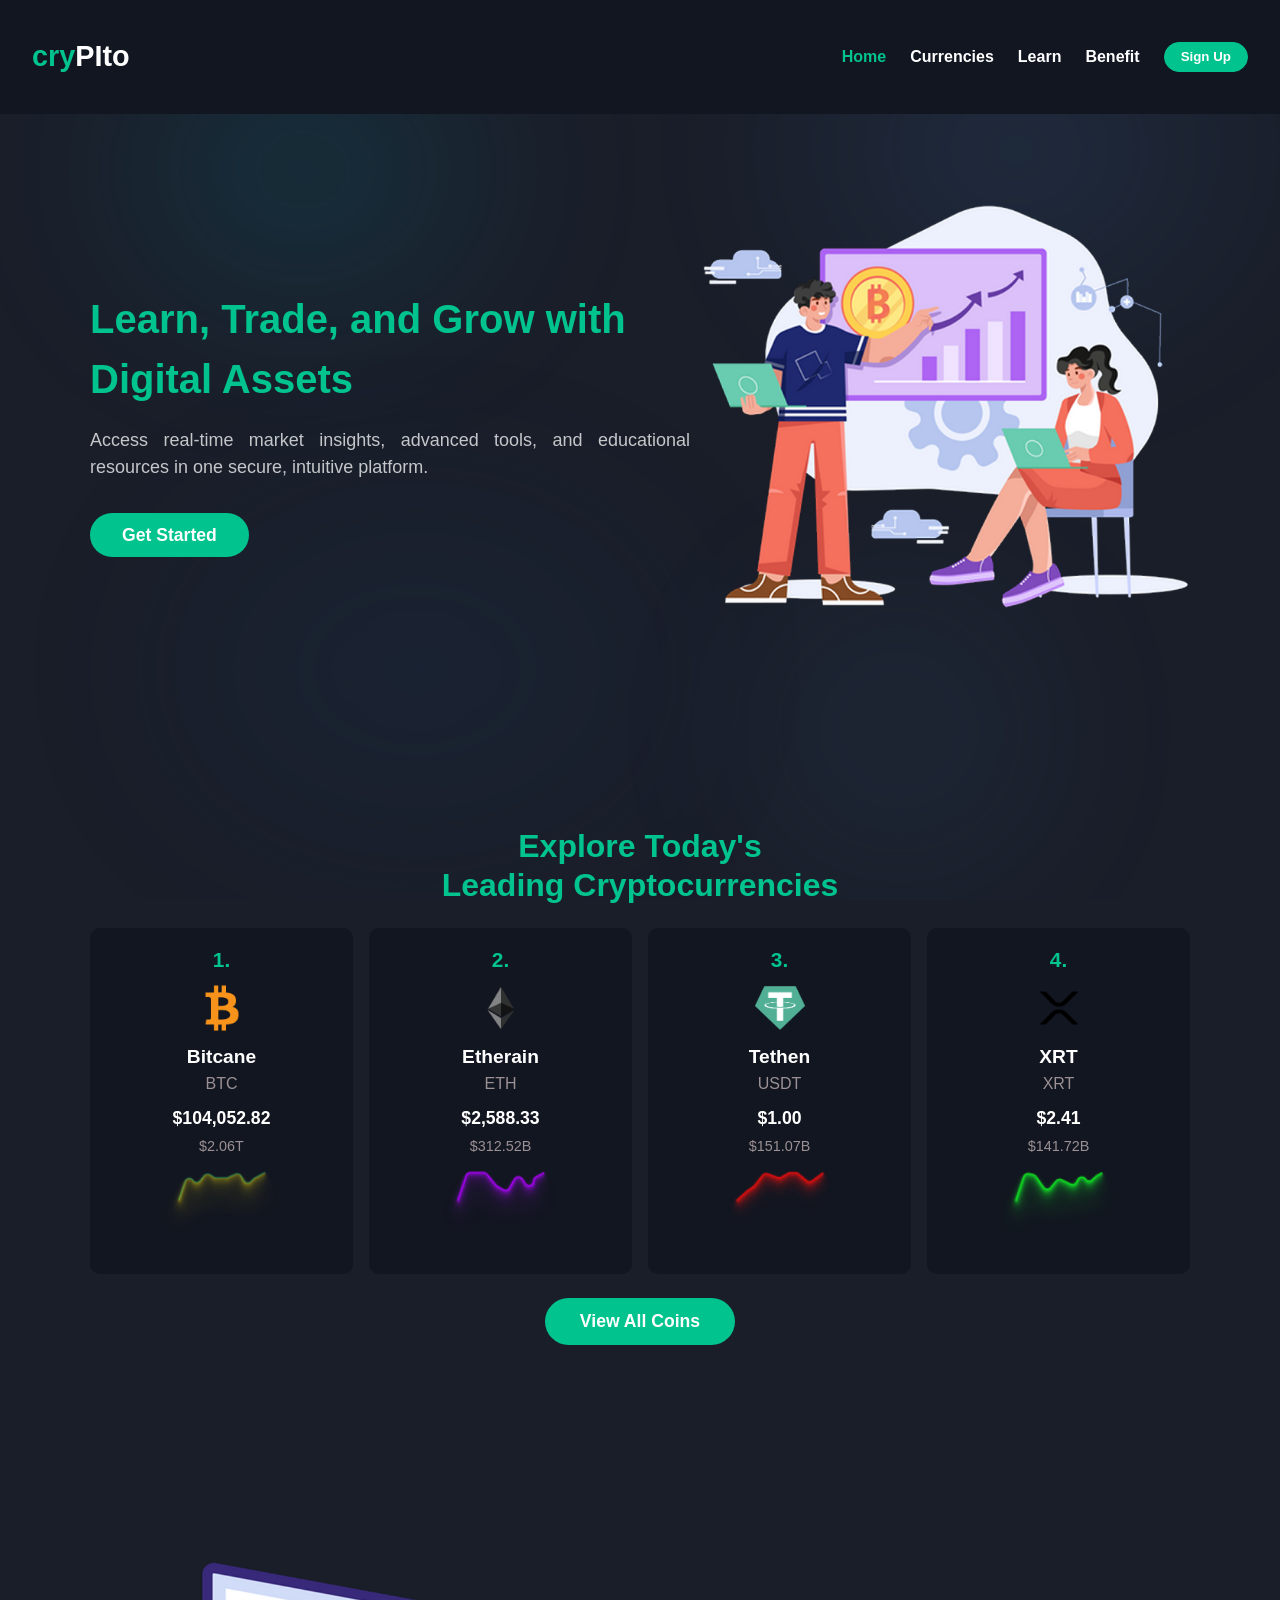
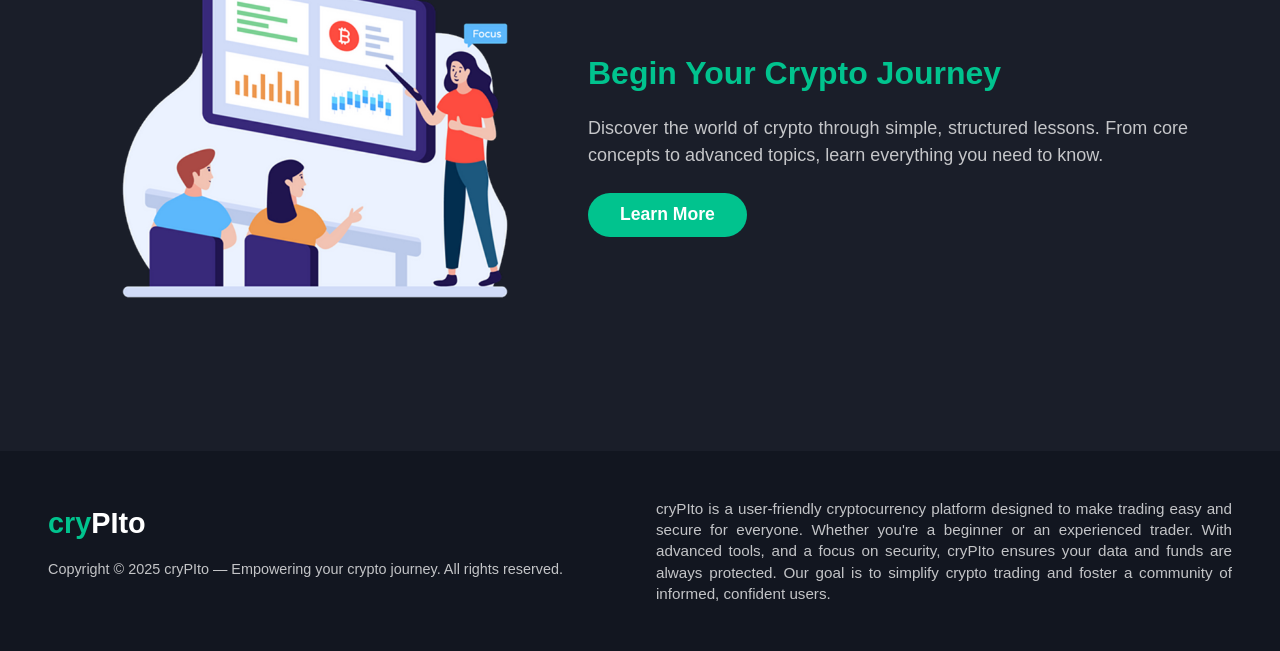
<file: index.html>
<!DOCTYPE html>
<html lang="en">
<head>
  <meta charset="UTF-8" />
  <meta name="viewport" content="width=device-width, initial-scale=1" />
  <link rel="icon" type="image/x-icon" href="Asset/web icon.png">
  <title>cryPIto Homepage</title>
  <link rel="stylesheet" href="style.css" />
</head>
<body>
    <div class="background-blurs">
        <div class="blur-ellipse blur1"></div>
        <div class="blur-ellipse blur2"></div>
        <div class="blur-ellipse blur3"></div>
        <div class="blur-ellipse blur4"></div>
    </div>

  <header>
    <h1 class="header-title">
      <span class="cry">cry</span><span class="PIto">PIto</span>
    </h1>

    <button id="hamburger" aria-label="Toggle navigation">
      <span class="bar"></span>
      <span class="bar"></span>
      <span class="bar"></span>
    </button>

    <nav>
      <ul id="nav-menu">
        <li><a href="index.html" class="active">Home</a></li>
        <li><a href="currencies.html">Currencies</a></li>
        <li><a href="learn.html">Learn</a></li>
        <li><a href="benefit.html">Benefit</a></li>
        <li class="signup-button"><a href="register.html"><button>Sign Up</button></a></li>
        <li id="logout-button-li" style="display:none;"><button id="logout-button" style="display:none;">Logout</button></li>
      </ul>
    </nav>
  </header>

  <main>
    <section class="intro-section">
      <div class="intro-text">
        <h2>Learn, Trade, and Grow with Digital Assets</h2>
        <p>Access real-time market insights, advanced tools, and educational resources in one secure, intuitive platform.</p>
        <button id="get-started-btn">Get Started</button>
      </div>
      <img src="Asset/Homepage 1.png" alt="Illustration of people interacting with digital assets" class="intro-image" />
    </section>

    <section id="leading-cryptos">
      <h2>Explore Today's<br />Leading Cryptocurrencies</h2>
      <div class="crypto-list">
        <div class="crypto-item">
          <span class="crypto-rank">1.</span>
          <img src="Asset/Bitcoin Logo.png" alt="Bitcane logo" class="crypto-logo" />
          <span class="crypto-name">Bitcane</span>
          <span class="crypto-subname">BTC</span>
          <span class="crypto-price">$104,052.82</span>
          <span class="crypto-market-cap">$2.06T</span>
          <img src="Asset/Yellow Chart.png" alt="Chart image" class="crypto-chart-image" />
        </div>

        <div class="crypto-item">
          <span class="crypto-rank">2.</span>
          <img src="Asset/Ethereum Logo.png" alt="Etherain logo" class="crypto-logo" />
          <span class="crypto-name">Etherain</span>
          <span class="crypto-subname">ETH</span>
          <span class="crypto-price">$2,588.33</span>
          <span class="crypto-market-cap">$312.52B</span>
          <img src="Asset/Purple Chart.png" alt="Chart image" class="crypto-chart-image" />
        </div>

        <div class="crypto-item">
          <span class="crypto-rank">3.</span>
          <img src="Asset/Tether logo.png" alt="Tether logo" class="crypto-logo" />
          <span class="crypto-name">Tethen</span>
          <span class="crypto-subname">USDT</span>
          <span class="crypto-price">$1.00</span>
          <span class="crypto-market-cap">$151.07B</span>
          <img src="Asset/Red Chart.png" alt="Chart image" class="crypto-chart-image" />
        </div>

        <div class="crypto-item">
          <span class="crypto-rank">4.</span>
          <img src="Asset/XRP Logo.png" alt="XRP logo" class="crypto-logo" />
          <span class="crypto-name">XRT</span>
          <span class="crypto-subname">XRT</span>
          <span class="crypto-price">$2.41</span>
          <span class="crypto-market-cap">$141.72B</span>
          <img src="Asset/Green Chart.png" alt="Chart image" class="crypto-chart-image" />
        </div>
      </div>
      <a href="currencies.html"><button class="view-coins-button">View All Coins</button></a>
    </section>

    <section class="journey">
      <img src="Asset/Homepage 2.png" alt="Illustration of a person teaching about cryptocurrency" />
      <div class="journey-text">
        <h2>Begin Your Crypto Journey</h2>
        <p>
          Discover the world of crypto through simple, structured lessons. From core concepts to advanced topics, learn
          everything you need to know.
        </p>
        <a href="learn.html"><button class="learn-more-button">Learn More</button></a>
      </div>
    </section>
  </main>

  <footer>
    <div class="footer-left">
      <h1 class="footer-logo"><span class="cry">cry</span><span class="PIto">PIto</span></h1>
      <p>Copyright © 2025 cryPIto — Empowering your crypto journey. All rights reserved.</p>
    </div>
    <div class="footer-right">
      <p>
        cryPIto is a user-friendly cryptocurrency platform designed to make trading easy and secure for everyone. Whether you're a beginner or an experienced trader. With advanced tools, and a focus on security, cryPIto ensures your data and funds are always protected. Our goal is to simplify crypto trading and foster a community of informed, confident users.
      </p>
    </div>
  </footer>

  <script src="script.js"></script>
</body>
</html>
</file>
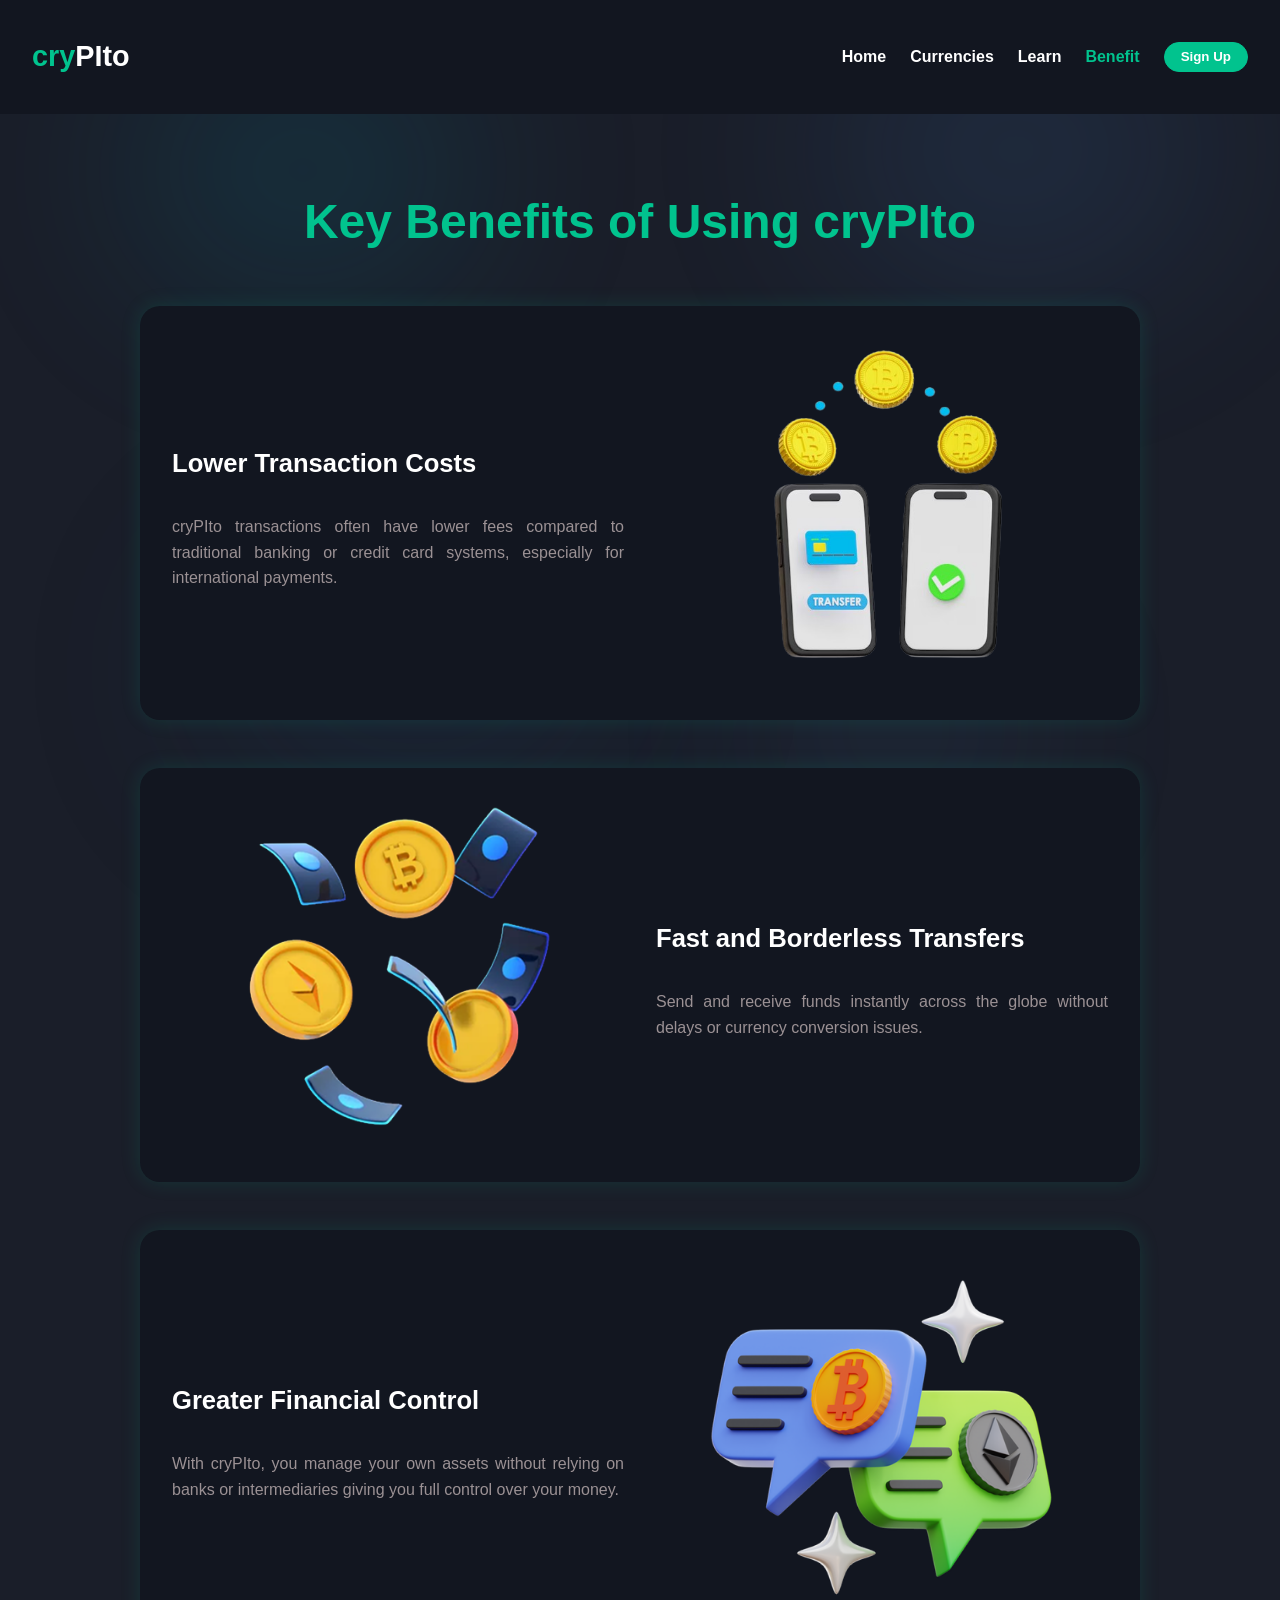
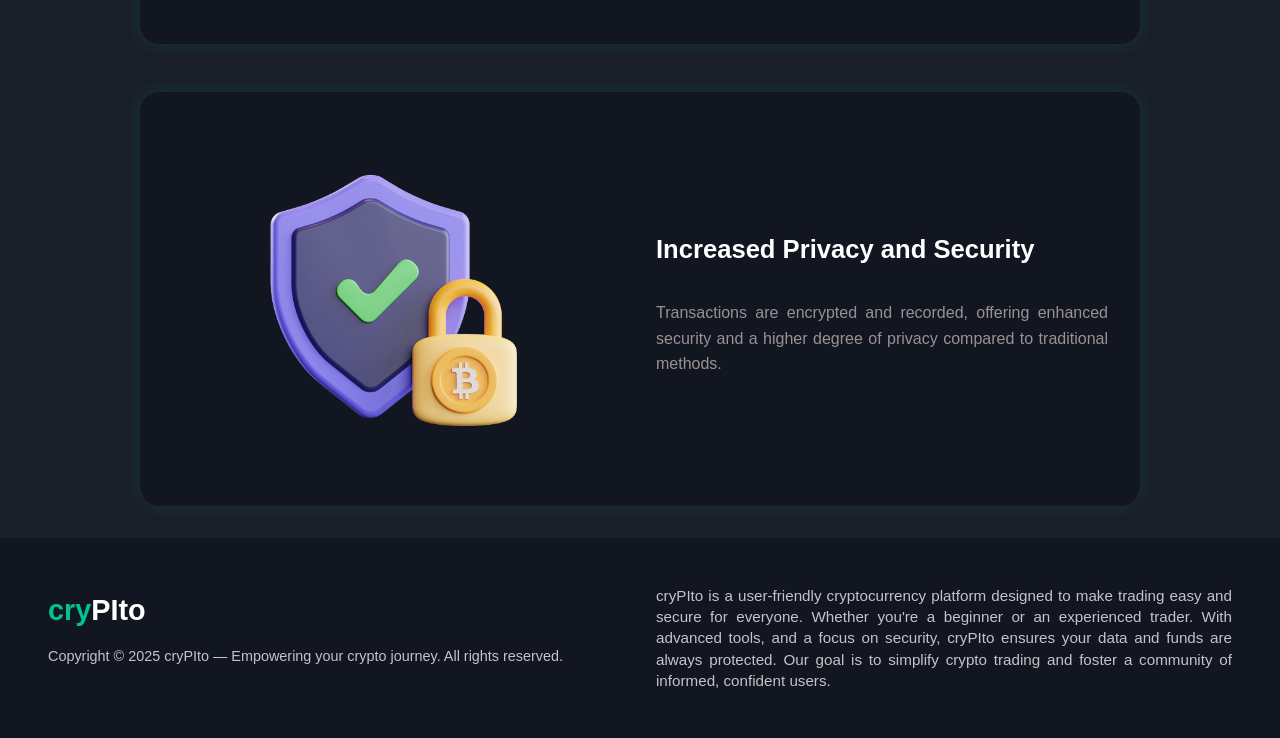
<file: benefit.html>
<!DOCTYPE html>
<html lang="en">
<head>
  <meta charset="UTF-8" />
  <meta name="viewport" content="width=device-width, initial-scale=1" />
  <link rel="icon" type="image/x-icon" href="Asset/web icon.png">
  <title>cryPIto Benefit</title>
  <link rel="stylesheet" href="style.css" />
</head>
<body>
  <div class="background-blurs">
    <div class="blur-ellipse blur1"></div>
    <div class="blur-ellipse blur2"></div>
    <div class="blur-ellipse blur3"></div>
    <div class="blur-ellipse blur4"></div>
  </div>

  <header>
    <h1 class="header-title">
      <span class="cry">cry</span><span class="PIto">PIto</span>
    </h1>

    <button id="hamburger" aria-label="Toggle navigation">
      <span class="bar"></span>
      <span class="bar"></span>
      <span class="bar"></span>
    </button>

    <nav>
      <ul id="nav-menu">
        <li><a href="index.html">Home</a></li>
        <li><a href="currencies.html">Currencies</a></li>
        <li><a href="learn.html">Learn</a></li>
        <li><a href="benefit.html" class="active">Benefit</a></li>
        <li class="signup-button"><a href="register.html"><button>Sign Up</button></a></li>
        <li id="logout-button-li" style="display:none;"><button id="logout-button" style="display:none;">Logout</button></li>
      </ul>
    </nav>
  </header>

  <main class="benefit-page">
    <section class="benefit-intro">
      <h2>Key Benefits of Using cryPIto</h2>
    </section>

    <section class="benefit-container">
      <div class="benefit-box">
        <div class="benefit-content">
          <div class="benefit-text">
            <h3>Lower Transaction Costs</h3>
            <p>cryPIto transactions often have lower fees compared to traditional banking or credit card systems, especially for international payments.</p>
          </div>
          <div class="benefit-image">
            <img src="Asset/Benefit 1.png" alt="Lower Transaction Costs">
          </div>
        </div>
      </div>

      <div class="benefit-box reverse">
        <div class="benefit-content">
          <div class="benefit-image">
            <img src="Asset/Benefit 2.png" alt="Fast and Borderless Transfers">
          </div>
          <div class="benefit-text">
            <h3>Fast and Borderless Transfers</h3>
            <p>Send and receive funds instantly across the globe without delays or currency conversion issues.</p>
          </div>
        </div>
      </div>

      <div class="benefit-box">
        <div class="benefit-content">
          <div class="benefit-text">
            <h3>Greater Financial Control</h3>
            <p>With cryPIto, you manage your own assets without relying on banks or intermediaries giving you full control over your money.</p>
          </div>
          <div class="benefit-image">
            <img src="Asset/Benefit 3.png" alt="Greater Financial Control">
          </div>
        </div>
      </div>

      <div class="benefit-box reverse">
        <div class="benefit-content">
          <div class="benefit-image">
            <img src="Asset/Benefit 4.png" alt="Increased Privacy and Security">
          </div>
          <div class="benefit-text">
            <h3>Increased Privacy and Security</h3>
            <p>Transactions are encrypted and recorded, offering enhanced security and a higher degree of privacy compared to traditional methods.</p>
          </div>
        </div>
      </div>
    </section>
  </main>

  <footer>
    <div class="footer-left">
      <h1 class="footer-logo"><span class="cry">cry</span><span class="PIto">PIto</span></h1>
      <p>Copyright © 2025 cryPIto — Empowering your crypto journey. All rights reserved.</p>
    </div>
    <div class="footer-right">
      <p>
        cryPIto is a user-friendly cryptocurrency platform designed to make trading easy and secure for everyone. Whether you're a beginner or an experienced trader. With advanced tools, and a focus on security, cryPIto ensures your data and funds are always protected. Our goal is to simplify crypto trading and foster a community of informed, confident users.
      </p>
    </div>
  </footer>

  <script src="script.js"></script>
</body>
</html>
</file>
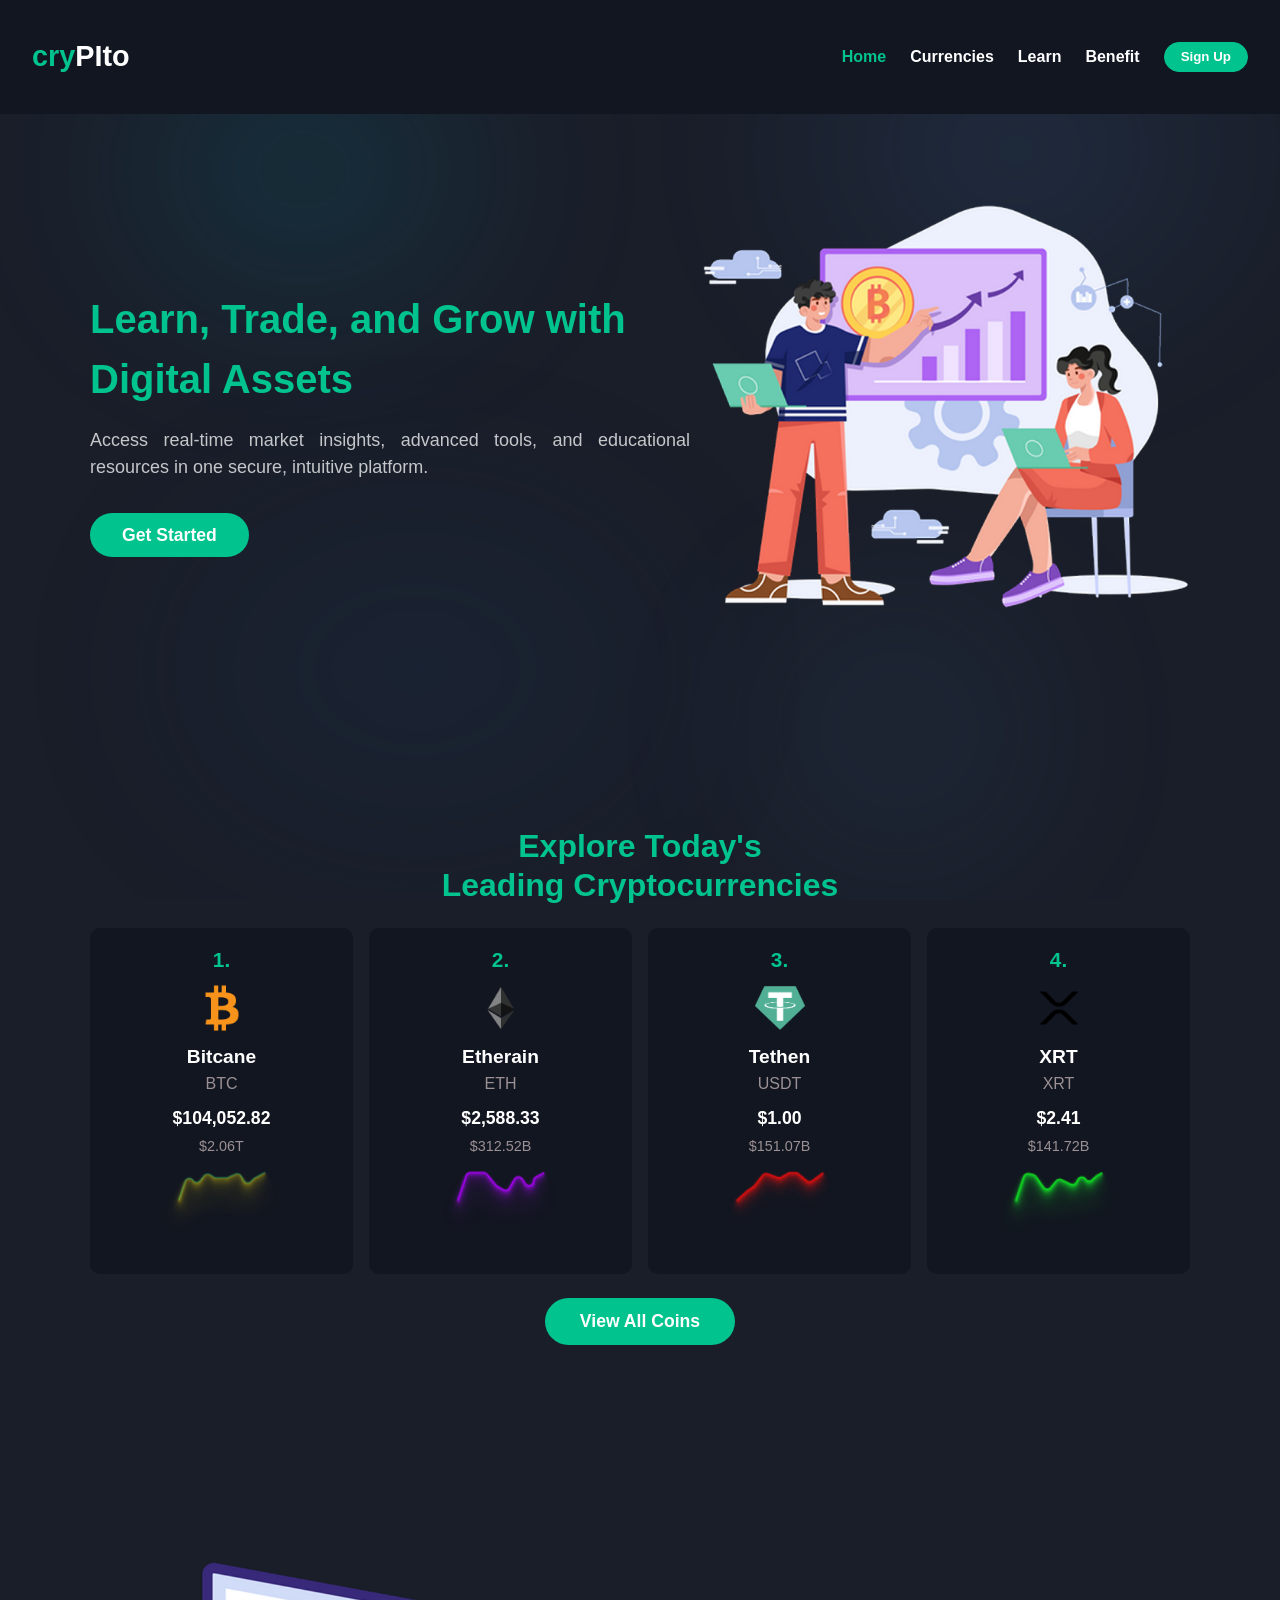
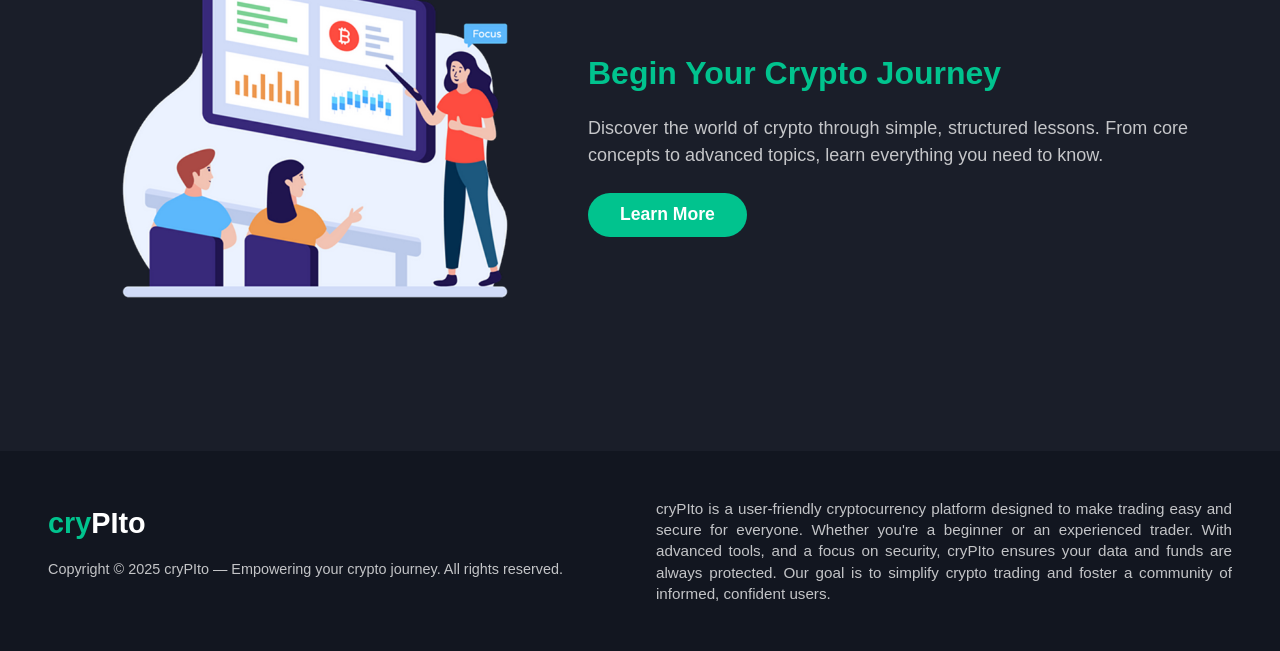
<file: homepage.html>
<!DOCTYPE html>
<html lang="en">
<head>
  <meta charset="UTF-8" />
  <meta name="viewport" content="width=device-width, initial-scale=1" />
  <link rel="icon" type="image/x-icon" href="Asset/web icon.png">
  <title>cryPIto Homepage</title>
  <link rel="stylesheet" href="style.css" />
</head>
<body>
    <div class="background-blurs">
        <div class="blur-ellipse blur1"></div>
        <div class="blur-ellipse blur2"></div>
        <div class="blur-ellipse blur3"></div>
        <div class="blur-ellipse blur4"></div>
    </div>

  <header>
    <h1 class="header-title">
      <span class="cry">cry</span><span class="PIto">PIto</span>
    </h1>

    <button id="hamburger" aria-label="Toggle navigation">
      <span class="bar"></span>
      <span class="bar"></span>
      <span class="bar"></span>
    </button>

    <nav>
      <ul id="nav-menu">
        <li><a href="homepage.html" class="active">Home</a></li>
        <li><a href="currencies.html">Currencies</a></li>
        <li><a href="learn.html">Learn</a></li>
        <li><a href="benefit.html">Benefit</a></li>
        <li class="signup-button"><a href="register.html"><button>Sign Up</button></a></li>
        <li id="logout-button-li" style="display:none;"><button id="logout-button" style="display:none;">Logout</button></li>
      </ul>
    </nav>
  </header>

  <main>
    <section class="intro-section">
      <div class="intro-text">
        <h2>Learn, Trade, and Grow with Digital Assets</h2>
        <p>Access real-time market insights, advanced tools, and educational resources in one secure, intuitive platform.</p>
        <button id="get-started-btn">Get Started</button>
      </div>
      <img src="Asset/Homepage 1.png" alt="Illustration of people interacting with digital assets" class="intro-image" />
    </section>

    <section id="leading-cryptos">
      <h2>Explore Today's<br />Leading Cryptocurrencies</h2>
      <div class="crypto-list">
        <div class="crypto-item">
          <span class="crypto-rank">1.</span>
          <img src="Asset/Bitcoin Logo.png" alt="Bitcane logo" class="crypto-logo" />
          <span class="crypto-name">Bitcane</span>
          <span class="crypto-subname">BTC</span>
          <span class="crypto-price">$104,052.82</span>
          <span class="crypto-market-cap">$2.06T</span>
          <img src="Asset/Yellow Chart.png" alt="Chart image" class="crypto-chart-image" />
        </div>

        <div class="crypto-item">
          <span class="crypto-rank">2.</span>
          <img src="Asset/Ethereum Logo.png" alt="Etherain logo" class="crypto-logo" />
          <span class="crypto-name">Etherain</span>
          <span class="crypto-subname">ETH</span>
          <span class="crypto-price">$2,588.33</span>
          <span class="crypto-market-cap">$312.52B</span>
          <img src="Asset/Purple Chart.png" alt="Chart image" class="crypto-chart-image" />
        </div>

        <div class="crypto-item">
          <span class="crypto-rank">3.</span>
          <img src="Asset/Tether logo.png" alt="Tether logo" class="crypto-logo" />
          <span class="crypto-name">Tethen</span>
          <span class="crypto-subname">USDT</span>
          <span class="crypto-price">$1.00</span>
          <span class="crypto-market-cap">$151.07B</span>
          <img src="Asset/Red Chart.png" alt="Chart image" class="crypto-chart-image" />
        </div>

        <div class="crypto-item">
          <span class="crypto-rank">4.</span>
          <img src="Asset/XRP Logo.png" alt="XRP logo" class="crypto-logo" />
          <span class="crypto-name">XRT</span>
          <span class="crypto-subname">XRT</span>
          <span class="crypto-price">$2.41</span>
          <span class="crypto-market-cap">$141.72B</span>
          <img src="Asset/Green Chart.png" alt="Chart image" class="crypto-chart-image" />
        </div>
      </div>
      <a href="currencies.html"><button class="view-coins-button">View All Coins</button></a>
    </section>

    <section class="journey">
      <img src="Asset/Homepage 2.png" alt="Illustration of a person teaching about cryptocurrency" />
      <div class="journey-text">
        <h2>Begin Your Crypto Journey</h2>
        <p>
          Discover the world of crypto through simple, structured lessons. From core concepts to advanced topics, learn
          everything you need to know.
        </p>
        <a href="learn.html"><button class="learn-more-button">Learn More</button></a>
      </div>
    </section>
  </main>

  <footer>
    <div class="footer-left">
      <h1 class="footer-logo"><span class="cry">cry</span><span class="PIto">PIto</span></h1>
      <p>Copyright © 2025 cryPIto — Empowering your crypto journey. All rights reserved.</p>
    </div>
    <div class="footer-right">
      <p>
        cryPIto is a user-friendly cryptocurrency platform designed to make trading easy and secure for everyone. Whether you're a beginner or an experienced trader. With advanced tools, and a focus on security, cryPIto ensures your data and funds are always protected. Our goal is to simplify crypto trading and foster a community of informed, confident users.
      </p>
    </div>
  </footer>

  <script src="script.js"></script>
</body>
</html>
</file>
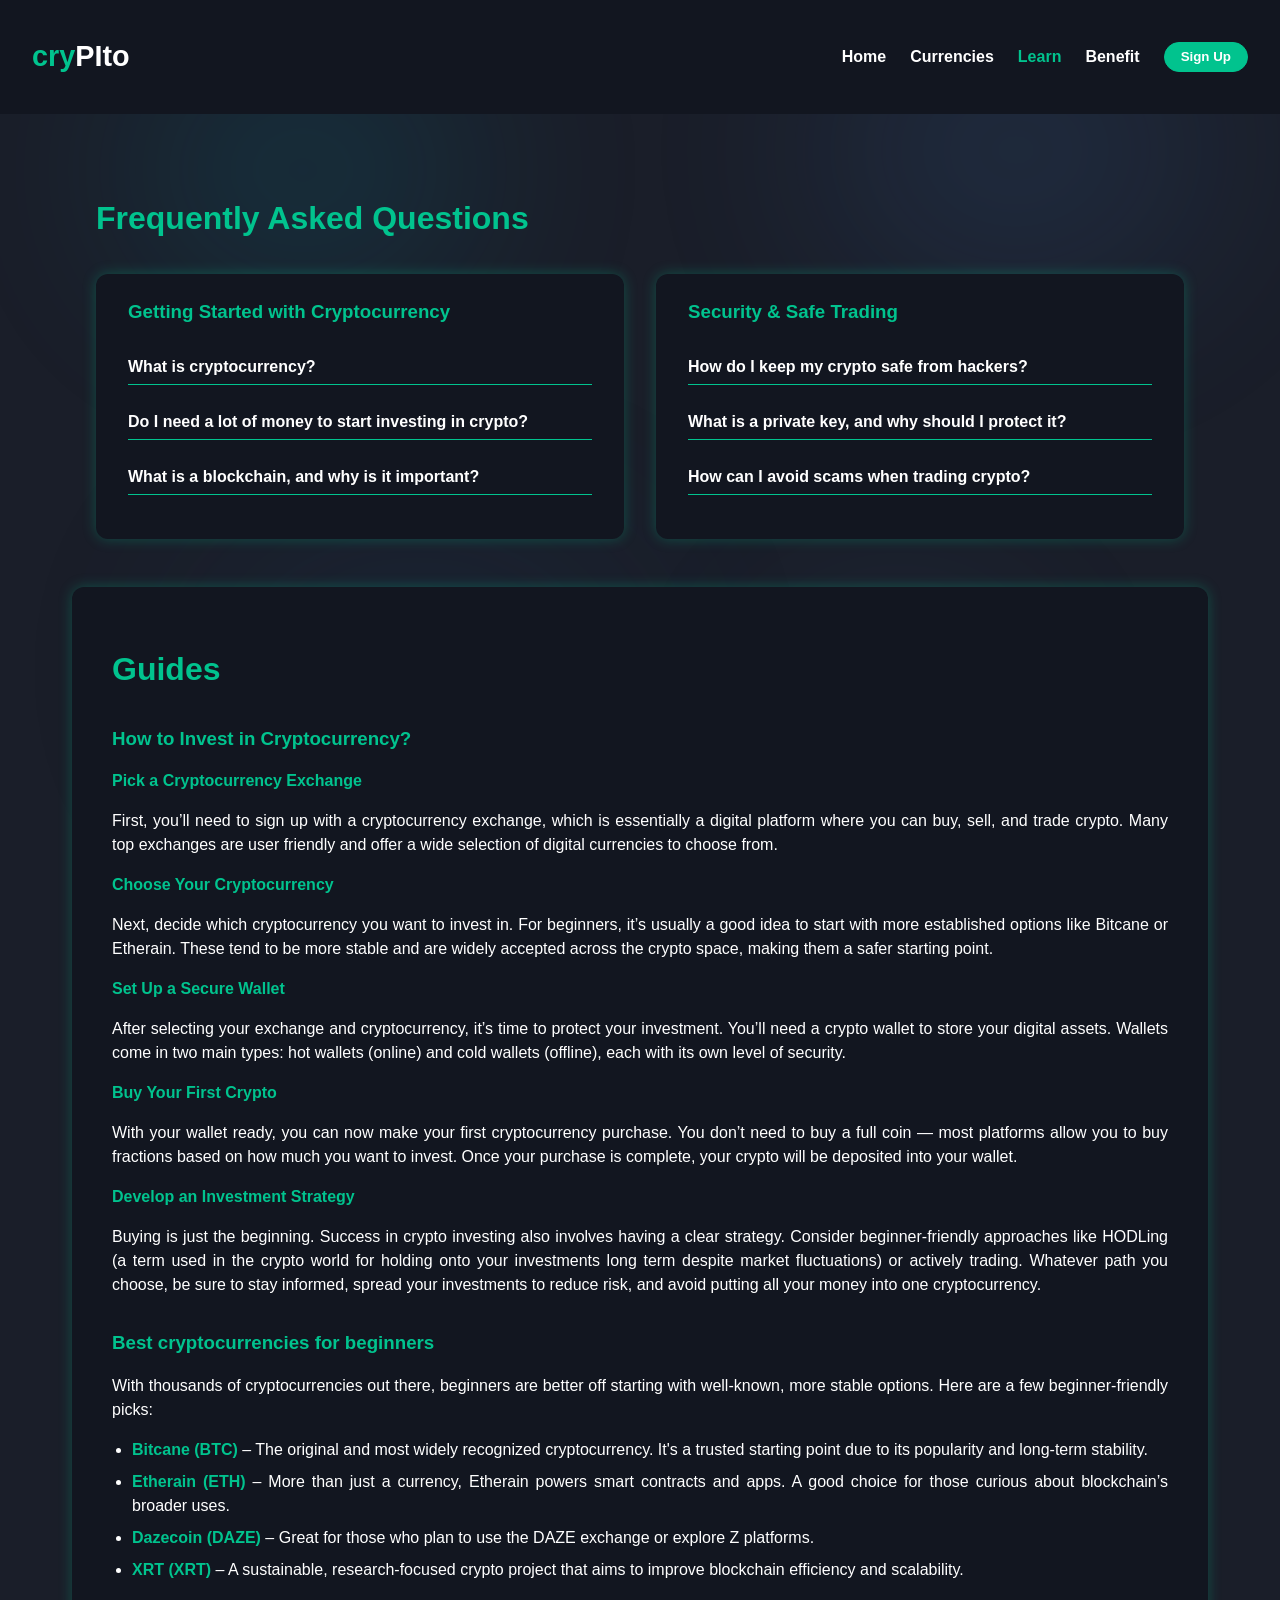
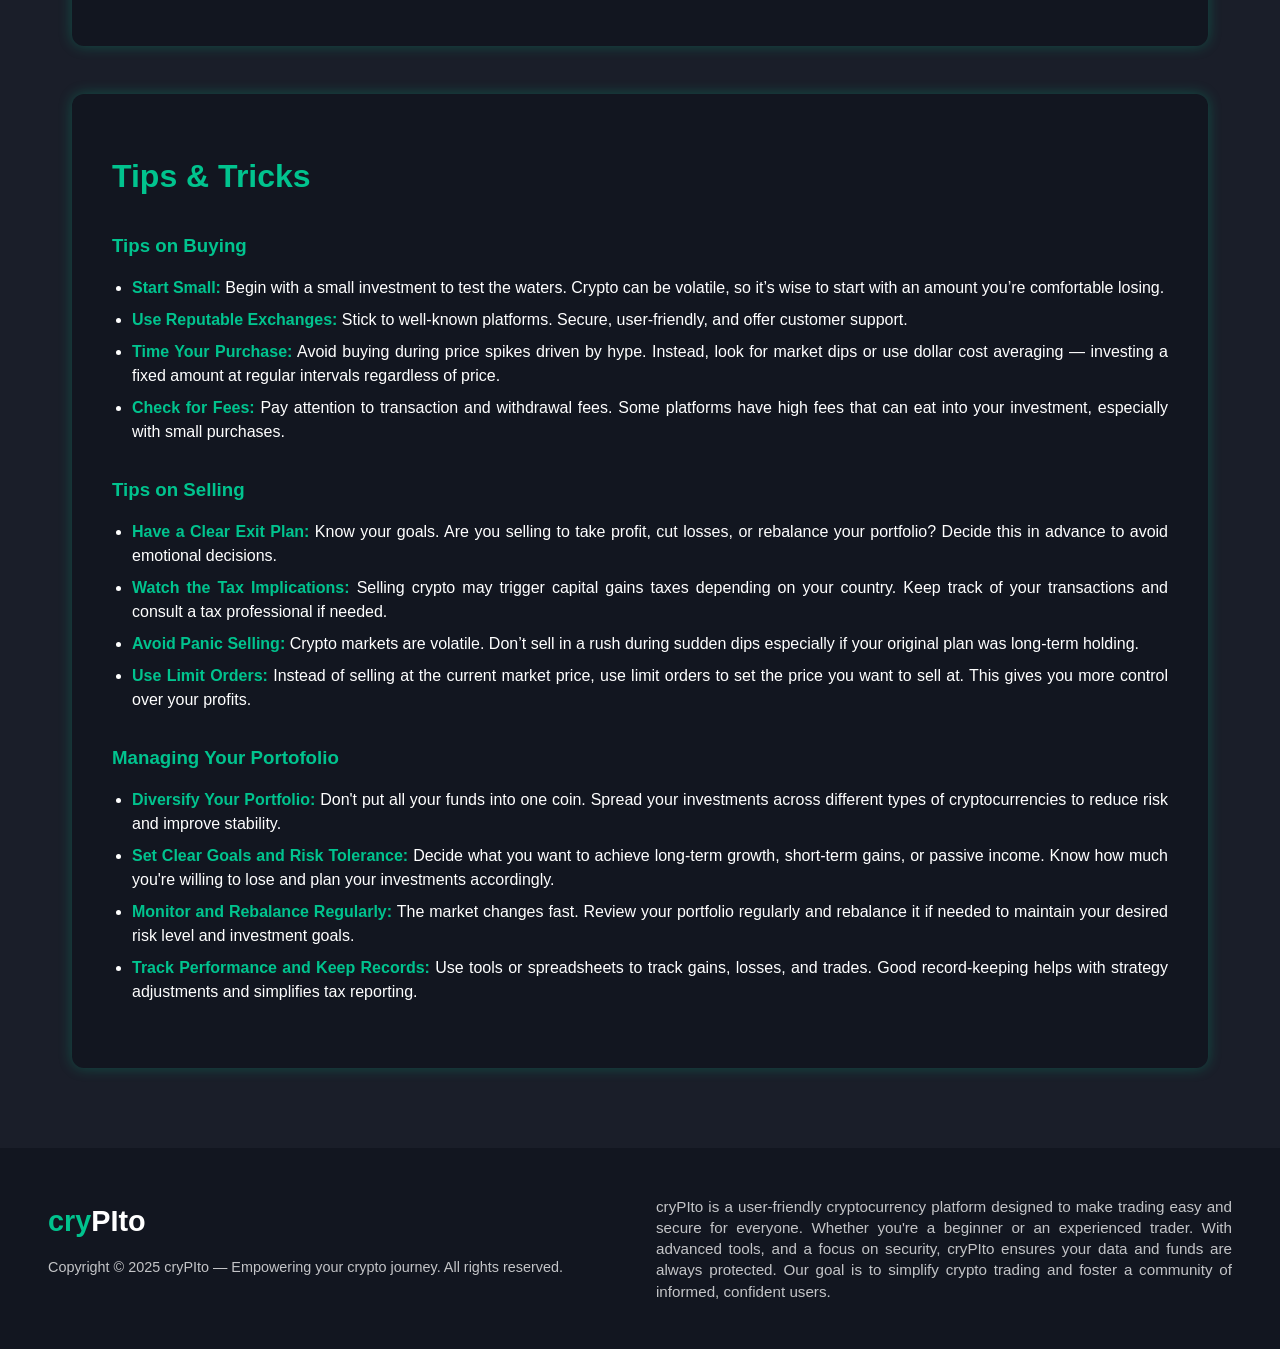
<file: learn.html>
<!DOCTYPE html>
<html lang="en">
<head>
  <meta charset="UTF-8" />
  <meta name="viewport" content="width=device-width, initial-scale=1" />
  <link rel="icon" type="image/x-icon" href="Asset/web icon.png" />
  <title>cryPIto Learn</title>
  <link rel="stylesheet" href="style.css" />
</head>
<body>
  <div class="background-blurs">
    <div class="blur-ellipse blur1"></div>
    <div class="blur-ellipse blur2"></div>
    <div class="blur-ellipse blur3"></div>
    <div class="blur-ellipse blur4"></div>
  </div>

  <header>
    <h1 class="header-title">
      <span class="cry">cry</span><span class="PIto">PIto</span>
    </h1>
    <button id="hamburger" aria-label="Toggle navigation">
      <span class="bar"></span>
      <span class="bar"></span>
      <span class="bar"></span>
    </button>
    <nav>
      <ul id="nav-menu">
        <li><a href="index.html">Home</a></li>
        <li><a href="currencies.html">Currencies</a></li>
        <li><a href="learn.html" class="active">Learn</a></li>
        <li><a href="benefit.html">Benefit</a></li>
        <li class="signup-button"><a href="register.html"><button>Sign Up</button></a></li>
        <li id="logout-button-li" style="display:none;">
          <button id="logout-button" style="display:none;">Logout</button>
        </li>
      </ul>
    </nav>
  </header>

  <main>
    <!-- FAQ Section -->
    <section id="faq" class="section-container">
      <h2 class="section-title">Frequently Asked Questions</h2>
      <div class="faq-columns">
        <div class="faq-column left">
          <h3>Getting Started with Cryptocurrency</h3>

          <div class="faq-item">
            <button class="faq-question" aria-expanded="false">What is cryptocurrency?</button>
            <div class="faq-answer" hidden>
              <p>Cryptocurrency is a form of digital money built on blockchain technology. It allows people to send, receive, and store value without relying on traditional banks. Transactions are verified by decentralized network of computers, making them secure and transparent.</p>
            </div>
          </div>

          <div class="faq-item">
            <button class="faq-question" aria-expanded="false">Do I need a lot of money to start investing in crypto?</button>
            <div class="faq-answer" hidden>
              <p>Not at all. Many cryptocurrencies can be purchased in small fractions, meaning you can start investing with as little as a few dollars. Platforms like cryPIto are designed to make crypto accessible, even to beginners with limited budgets.</p>
            </div>
          </div>

          <div class="faq-item">
            <button class="faq-question" aria-expanded="false">What is a blockchain, and why is it important?</button>
            <div class="faq-answer" hidden>
              <p>A blockchain is a digital ledger that records all cryptocurrency transactions in a secure, immutable way. It ensures transparency and prevents tampering, making it a foundational technology for all major cryptocurrencies.</p>
            </div>
          </div>
        </div>

        <div class="faq-column right">
          <h3>Security & Safe Trading</h3>

          <div class="faq-item">
            <button class="faq-question" aria-expanded="false">How do I keep my crypto safe from hackers?</button>
            <div class="faq-answer" hidden>
              <p>The best practices include using a secure wallet (preferably a hardware wallet), enabling two-factor authentication (2FA), and never sharing your private keys. cryPIto also uses advanced security protocols to protect your assets.</p>
            </div>
          </div>

          <div class="faq-item">
            <button class="faq-question" aria-expanded="false">What is a private key, and why should I protect it?</button>
            <div class="faq-answer" hidden>
              <p>A private key is a secure code that gives you access to your crypto holdings. Think of it as the password to your wallet. If someone else gets it, they can take your funds so it must be kept private and offline whenever possible.</p>
            </div>
          </div>

          <div class="faq-item">
            <button class="faq-question" aria-expanded="false">How can I avoid scams when trading crypto?</button>
            <div class="faq-answer" hidden>
              <p>Avoid clicking on suspicious links, always verify you're using official cryPIto channels, and be wary of offers that promise guaranteed profits. Education is your best defense, cryPIto’s learning will help you stay informed and safe.</p>
            </div>
          </div>
        </div>
      </div>
    </section>

    <!-- Guide Section -->
    <section id="guides" class="section-container guide-section">
      <h2 class="section-title">Guides</h2>

      <div class="guide-subsection">
        <h3 class="guide-main-title">How to Invest in Cryptocurrency?</h3>

        <h4 class="guide-subtitle">Pick a Cryptocurrency Exchange</h4>
        <p>First, you’ll need to sign up with a cryptocurrency exchange, which is essentially a digital platform where you can buy, sell, and trade crypto. Many top exchanges are user friendly and offer a wide selection of digital currencies to choose from.</p>

        <h4 class="guide-subtitle">Choose Your Cryptocurrency</h4>
        <p>Next, decide which cryptocurrency you want to invest in. For beginners, it’s usually a good idea to start with more established options like Bitcane or Etherain. These tend to be more stable and are widely accepted across the crypto space, making them a safer starting point.</p>

        <h4 class="guide-subtitle">Set Up a Secure Wallet</h4>
        <p>After selecting your exchange and cryptocurrency, it’s time to protect your investment. You’ll need a crypto wallet to store your digital assets. Wallets come in two main types: hot wallets (online) and cold wallets (offline), each with its own level of security.</p>

        <h4 class="guide-subtitle">Buy Your First Crypto</h4>
        <p>With your wallet ready, you can now make your first cryptocurrency purchase. You don’t need to buy a full coin — most platforms allow you to buy fractions based on how much you want to invest. Once your purchase is complete, your crypto will be deposited into your wallet.</p>

        <h4 class="guide-subtitle">Develop an Investment Strategy</h4>
        <p>Buying is just the beginning. Success in crypto investing also involves having a clear strategy. Consider beginner-friendly approaches like HODLing (a term used in the crypto world for holding onto your investments long term despite market fluctuations) or actively trading. Whatever path you choose, be sure to stay informed, spread your investments to reduce risk, and avoid putting all your money into one cryptocurrency.</p>
      </div>

      <div class="guide-subsection">
        <h3 class="guide-main-title">Best cryptocurrencies for beginners</h3>
        <p>With thousands of cryptocurrencies out there, beginners are better off starting with well-known, more stable options. Here are a few beginner-friendly picks:</p>
        <ul>
          <li><strong>Bitcane (BTC)</strong> – The original and most widely recognized cryptocurrency. It's a trusted starting point due to its popularity and long-term stability.</li>
          <li><strong>Etherain (ETH)</strong> – More than just a currency, Etherain powers smart contracts and apps. A good choice for those curious about blockchain’s broader uses.</li>
          <li><strong>Dazecoin (DAZE)</strong> – Great for those who plan to use the DAZE exchange or explore Z platforms.</li>
          <li><strong>XRT (XRT)</strong> – A sustainable, research-focused crypto project that aims to improve blockchain efficiency and scalability.</li>
        </ul>
      </div>
    </section>

    <!-- Tips & Tricks Section -->
    <section id="tips" class="section-container tips-section">
      <h2 class="section-title">Tips &amp; Tricks</h2>

      <div class="tips-subsection">
        <h3>Tips on Buying</h3>
        <ul>
          <li><strong>Start Small:</strong> Begin with a small investment to test the waters. Crypto can be volatile, so it’s wise to start with an amount you’re comfortable losing.</li>
          <li><strong>Use Reputable Exchanges:</strong> Stick to well-known platforms. Secure, user-friendly, and offer customer support.</li>
          <li><strong>Time Your Purchase:</strong> Avoid buying during price spikes driven by hype. Instead, look for market dips or use dollar cost averaging — investing a fixed amount at regular intervals regardless of price.</li>
          <li><strong>Check for Fees:</strong> Pay attention to transaction and withdrawal fees. Some platforms have high fees that can eat into your investment, especially with small purchases.</li>
        </ul>
      </div>

      <div class="tips-subsection">
        <h3>Tips on Selling</h3>
        <ul>
          <li><strong>Have a Clear Exit Plan:</strong> Know your goals. Are you selling to take profit, cut losses, or rebalance your portfolio? Decide this in advance to avoid emotional decisions.</li>
          <li><strong>Watch the Tax Implications:</strong> Selling crypto may trigger capital gains taxes depending on your country. Keep track of your transactions and consult a tax professional if needed.</li>
          <li><strong>Avoid Panic Selling:</strong> Crypto markets are volatile. Don’t sell in a rush during sudden dips especially if your original plan was long-term holding.</li>
          <li><strong>Use Limit Orders:</strong> Instead of selling at the current market price, use limit orders to set the price you want to sell at. This gives you more control over your profits.</li>
        </ul>
      </div>

      <div class="tips-subsection">
        <h3>Managing Your Portofolio</h3>
        <ul>
          <li><strong>Diversify Your Portfolio:</strong> Don't put all your funds into one coin. Spread your investments across different types of cryptocurrencies to reduce risk and improve stability.</li>
          <li><strong>Set Clear Goals and Risk Tolerance:</strong> Decide what you want to achieve long-term growth, short-term gains, or passive income. Know how much you're willing to lose and plan your investments accordingly.</li>
          <li><strong>Monitor and Rebalance Regularly:</strong> The market changes fast. Review your portfolio regularly and rebalance it if needed to maintain your desired risk level and investment goals.</li>
          <li><strong>Track Performance and Keep Records:</strong> Use tools or spreadsheets to track gains, losses, and trades. Good record-keeping helps with strategy adjustments and simplifies tax reporting.</li>
        </ul>
      </div>
    </section>
  </main>

  <footer>
    <div class="footer-left">
      <h1 class="footer-logo"><span class="cry">cry</span><span class="PIto">PIto</span></h1>
      <p>Copyright © 2025 cryPIto — Empowering your crypto journey. All rights reserved.</p>
    </div>
    <div class="footer-right">
      <p>cryPIto is a user-friendly cryptocurrency platform designed to make trading easy and secure for everyone. Whether you're a beginner or an experienced trader. With advanced tools, and a focus on security, cryPIto ensures your data and funds are always protected. Our goal is to simplify crypto trading and foster a community of informed, confident users.</p>
    </div>
  </footer>

  <script src="script.js"></script>
</body>
</html>
</file>
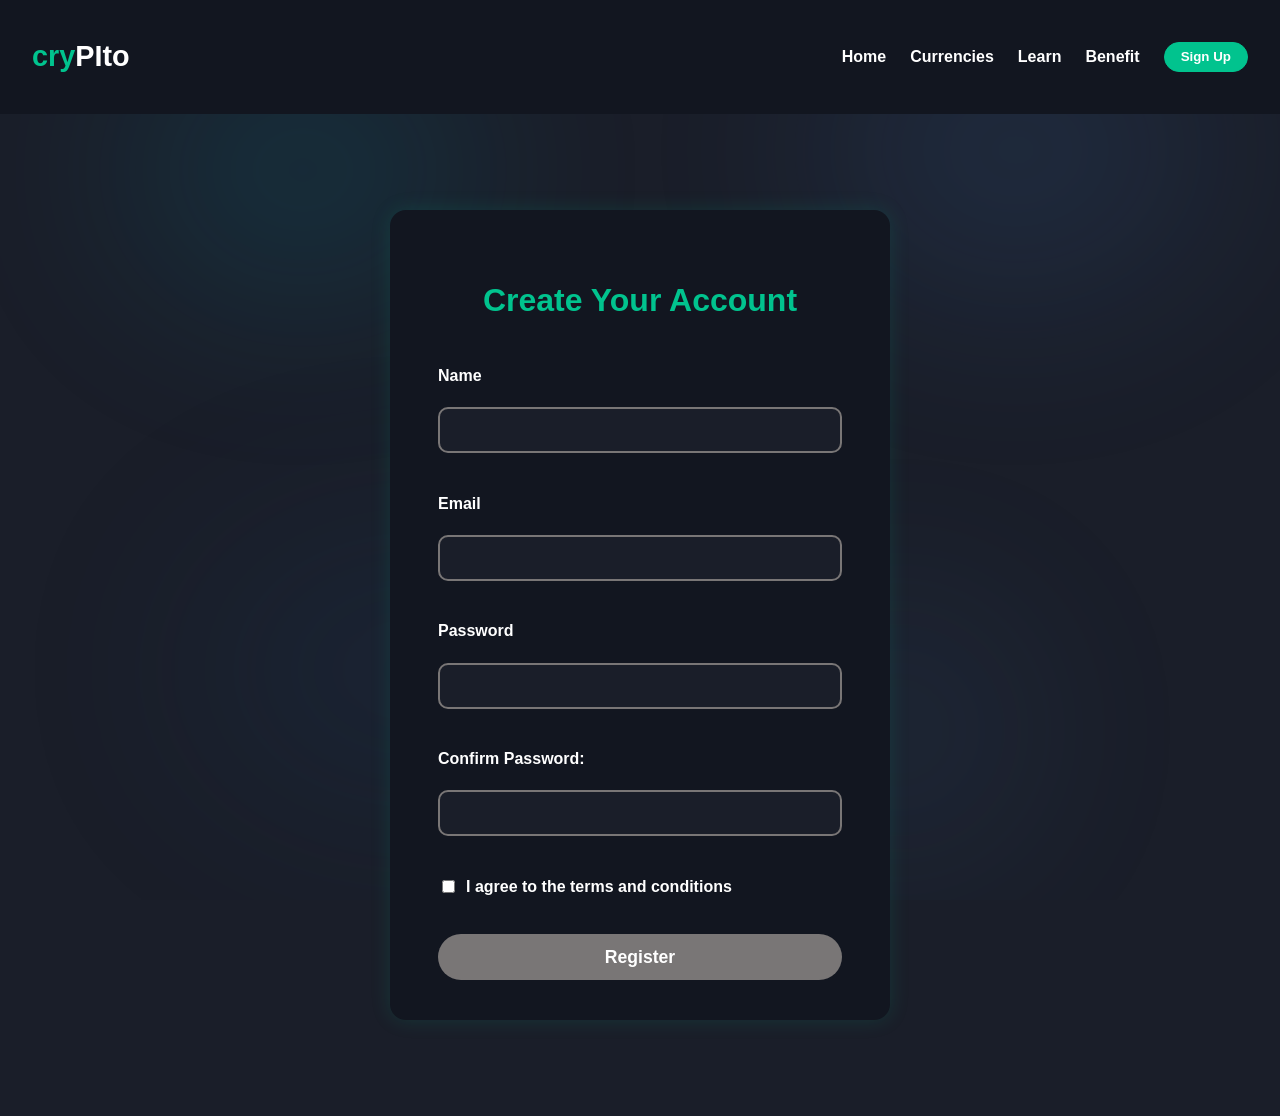
<file: register.html>
<!DOCTYPE html>
<html lang="en">
<head>
  <meta charset="UTF-8" />
  <meta name="viewport" content="width=device-width, initial-scale=1.0" />
  <link rel="icon" type="image/x-icon" href="Asset/web icon.png" />
  <title>cryPIto Register</title>
  <link rel="stylesheet" href="style.css" />
</head>
<body>
  <div class="background-blurs">
    <div class="blur-ellipse blur1"></div>
    <div class="blur-ellipse blur2"></div>
    <div class="blur-ellipse blur3"></div>
    <div class="blur-ellipse blur4"></div>
  </div>

  <header>
    <h1 class="header-title">
      <span class="cry">cry</span><span class="PIto">PIto</span>
    </h1>

    <button id="hamburger" aria-label="Toggle navigation">
      <span class="bar"></span>
      <span class="bar"></span>
      <span class="bar"></span>
    </button>

    <nav>
      <ul id="nav-menu">
        <li><a href="index.html">Home</a></li>
        <li><a href="currencies.html">Currencies</a></li>
        <li><a href="learn.html">Learn</a></li>
        <li><a href="benefit.html">Benefit</a></li>
        <li class="signup-button"><a href="register.html" class="active"><button>Sign Up</button></a></li>
        <li id="logout-button-li" style="display:none;"><button id="logout-button" style="display:none;">Logout</button></li>
      </ul>
    </nav>
  </header>

  <main class="register-container">
    <h2>Create Your Account</h2>
    <form id="register-form" novalidate>
      <label for="name">Name</label>
      <input type="text" id="name" name="name" required />

      <label for="email">Email</label>
      <input type="email" id="email" name="email" required />

      <label for="password">Password</label>
      <input type="password" id="password" name="password" required />

      <label for="confirm-password">Confirm Password:</label>
      <input type="password" id="confirm-password" name="confirm-password" required />

      <label class="checkbox-label">
        <input type="checkbox" id="terms" name="terms" required />
        I agree to the terms and conditions
      </label>

      <button type="submit" class="register-button">Register</button>
    </form>
  </main>

  <script src="script.js"></script>
</body>
</html>
</file>
<file: style.css>
:root {
  --color-green: #01c38e;
  --color-dark: #1a1e29;
  --color-darker: #121620;
  --color-blue-glow: #1b4975;
  --color-white: #ffffff;
  --color-gray: #ffffffbf;
  --color-dark-gray: #797676;
  --color-text-gray: #9b9194;
}

* {
  box-sizing: border-box;
}

body {
  margin: 0;
  font-family:'Segoe UI', Tahoma, Geneva, Verdana, sans-serif;
  background-color: var(--color-dark);
  color: var(--color-white);
  line-height: 1.5;
  min-height: 100vh;
  display: flex;
  flex-direction: column;
}

.background-blurs {
  position: fixed;
  top: 0; left: 0; right: 0; bottom: 0;
  pointer-events: none;
  z-index: -1; 
  overflow: hidden;
}

.blur-ellipse {
  position: absolute;
  border-radius: 50%;
  filter: blur(100px);
  opacity: 0.25;
  transform: translateZ(0);
}

.blur1 {
  width: 350px;
  height: 250px;
  background: rgba(1, 166, 195, 0.6); 
  top: 5%;
  left: 10%;
}

.blur2 {
  width: 400px;
  height: 300px;
  background: rgba(76, 139, 221, 0.5); 
  right: 5%;
}

.blur3 {
  width: 450px;
  height: 280px;
  background: rgba(27, 73, 117, 0.6); 
  bottom: 10%;
  left: 15%;
}

.blur4 {
  width: 250px;
  height: 250px;
  background: rgba(85, 154, 224, 0.4); 
  bottom: 5%;
  right: 20%;
}


header {
  display: flex;
  justify-content: space-between;
  align-items: center;
  padding: 1rem 2rem;
  background-color: var(--color-darker);
  position: sticky;
  top: 0;
  z-index: 10;
}

.header-title {
  font-size: 1.8rem;
  font-weight: 700;
  user-select: none;
}

.cry {
  color: var(--color-green);
}

.PIto {
  color: var(--color-white);
}

#hamburger {
  display: none;
  flex-direction: column;
  justify-content: space-around;
  width: 28px;
  height: 22px;
  background: none;
  border: none;
  cursor: pointer;
  padding: 0;
  z-index: 20;
}

#hamburger .bar {
  width: 100%;
  height: 3px;
  background-color: var(--color-white);
  border-radius: 2px;
  transition: all 0.3s ease;
}

nav ul {
  list-style: none;
  display: flex;
  gap: 1.5rem;
  margin: 0;
  padding: 0;
  align-items: center;
}

nav ul li a {
  color: var(--color-white);
  text-decoration: none;
  font-weight: 600;
  transition: color 0.3s ease;
}

nav ul li a:hover,
nav ul li a.active {
  color: var(--color-green);
}

.signup-button button {
  background-color: var(--color-green);
  color: var(--color-white);
  border: 1px solid var(--color-green);
  padding: 0.4rem 1rem;
  border-radius: 30px;
  font-weight: 600;
  cursor: pointer;
  transition: background-color 0.3s ease;
}

.signup-button button:hover {
  background-color: var(--color-blue-glow);
}

/* Footer */
footer {
  background-color: var(--color-darker);
  display: flex;
  justify-content: space-between;
  padding: 2rem 3rem;
  flex-wrap: wrap;
  gap: 2rem;
}

.footer-left,
.footer-right {
  flex: 1 1 300px;
}

.footer-logo {
  font-size: 1.8rem;
  margin-bottom: 0.5rem;
  user-select: none;
}

.footer-left p {
  color: var(--color-gray);
  font-size: 0.9rem;
}

.footer-right p {
  color: var(--color-gray);
  font-size: 0.95rem;
  line-height: 1.4;
  text-align: justify;
}

/* Home Page */
main {
  flex-grow: 1;
  padding: 2rem 2rem;
  max-width: 1200px;
  margin: 0 auto;
}

.intro-section {
  display: flex;
  justify-content: space-between;
  align-items: center;
  gap: 0 rem;
  margin-bottom: 10rem;
}

.intro-text {
  flex: 1;
  max-width: 600px;
}

.intro-text h2 {
  font-size: 2.5rem;
  margin-bottom: 1rem;
  color: var(--color-green);
}

.intro-text p {
  font-size: 1.125rem;
  color: var(--color-gray);
  margin-bottom: 2rem;
  text-align: justify;
}

.intro-text button {
  background-color: var(--color-green);
  color: var(--color-white);
  border: none;
  padding: 0.7rem 2rem;
  font-size: 1.1rem;
  font-weight: 700;
  border-radius: 30px;
  cursor: pointer;
  transition: background-color 0.3s ease;
}

.intro-text button:hover {
  background-color: var(--color-blue-glow);
}

.intro-image {
  max-width: 500px;
  width: 100%;
  height: auto;
  border-radius: 8px;
  user-select: none;
  flex-shrink: 0;
}

/* Top Coins Section Homepage */
#leading-cryptos {
  margin-bottom: 10rem;
   text-align: center;
}

#leading-cryptos h2 {
  font-size: 2rem;
  margin-bottom: 1.5rem;
  color: var(--color-green);
  line-height: 1.2;
}

.crypto-list {
  display: flex;
  gap: 1rem;
  flex-wrap: wrap;
  justify-content: space-between;
}

.crypto-item {
  background-color: var(--color-darker);
  border-radius: 10px;
  padding: 1rem;
  flex: 1 1 calc(25% - 1rem);
  display: flex;
  flex-direction: column;
  align-items: center;
  color: var(--color-white);
  user-select: none;
  transition: transform 0.3s ease;
}

.crypto-item:hover {
  transform: translateY(-5px);
  box-shadow: 0 4px 15px rgba(1, 195, 142, 0.5);
}

.crypto-rank {
  font-weight: 700;
  font-size: 1.2rem;
  margin-bottom: 0.6rem;
  color: var(--color-green);
}

.crypto-logo {
  width: 48px;
  height: 48px;
  margin-bottom: 0.4rem;
  user-select: none;
}

.crypto-name {
  font-weight: 700;
  font-size: 1.1rem;
}

.crypto-subname {
  color: var(--color-text-gray);
  font-size: 0.9rem;
  margin-bottom: 0.5rem;
}

.crypto-price {
  font-weight: 600;
  margin-bottom: 0.3rem;
  font-size: 1rem;
}

.crypto-market-cap {
  font-size: 0.85rem;
  color: var(--color-text-gray);
  margin-bottom: 0.8rem;
}

.crypto-chart-image {
  width: 100%;
  max-width: 120px;
  height: auto;
  user-select: none;
  border-radius: 4px;
}

/* View All Coins button */
.view-coins-button {
  margin-top: 1.5rem;
  background-color: var(--color-green);
  color: var(--color-white);
  border: none;
  padding: 0.8rem 2.2rem;
  border-radius: 30px;
  cursor: pointer;
  font-weight: 700;
  font-size: 1.1rem;
  transition: background-color 0.3s ease;
}

.view-coins-button:hover {
  background-color: var(--color-blue-glow);
}

/* Journey Section */
.journey {
  display: flex;
  gap: 3rem;
  align-items: center;
  margin-bottom: 4rem;
}

.journey img {
  max-width: 450px;
  width: 100%;
  border-radius: 8px;
  user-select: none;
  flex-shrink: 0;
}

.journey-text {
  max-width: 600px;
}

.journey-text h2 {
  font-size: 2rem;
  margin-bottom: 1rem;
  color: var(--color-green);
}

.journey-text p {
  color: var(--color-gray);
  font-size: 1.125rem;
  margin-bottom: 1.5rem;
  text-align: justify;
}

.learn-more-button {
  background-color: var(--color-green);
  border: none;
  padding: 0.7rem 2rem;
  border-radius: 30px;
  color: var(--color-white);
  font-weight: 700;
  font-size: 1.1rem;
  cursor: pointer;
  transition: background-color 0.3s ease;
}

.learn-more-button:hover {
  background-color: var(--color-blue-glow);
}


/* Currency Page */
.currencies-main {
  margin: 0 auto;
  padding: 2rem 3rem;
  display: flex;
  flex-direction: column;
  gap: 3rem;
  color: var(--color-white);
}

/* Widget Currencies Page*/
.widgets-row {
  display: flex;
  gap: 2rem;
  justify-content: space-between;
  flex-wrap: wrap;
  align-items: stretch; 
}

/* Top Coin Widget*/
.top-coins-widget {
  display: flex;
  flex-direction: column;
  background-color: var(--color-darker);
  border-radius: 12px;
  padding: 2rem 2.5rem;
  flex: 1 1 30%;
  min-width: 280px;
  max-width: 400px;
  user-select: none;
  box-shadow: 0 0 10px rgba(1, 195, 142, 0.1);
}

.top-coins-widget h2 {
  font-size: 2rem;
  margin-bottom: 1.5rem;
  color: var(--color-green);
  text-align: center;
}

.top-coins-content {
  flex-grow: 1; 
  display: flex;
  flex-direction: column;
  justify-content: space-between; 
  height: 100%;
}

.top-coins-widget ul {
  list-style: none;
  padding: 0;
  margin: 0;
  flex-grow: 1;
  display: flex;
  flex-direction: column;
  justify-content: space-between;
  height: 100%;
}

.top-coins-widget ul li {
  display: flex;
  align-items: center;
  gap: 2rem;
  font-weight: 700;
  color: var(--color-white);
  font-size: 1.6rem;
  padding: 1.2rem 0;
  flex-grow: 1;
}


.top-coins-widget ul li img {
  width: 70px;
  height: 70px;
  object-fit: contain;
  border-radius: 12px;
  flex-shrink: 0;
}

.top-coins-widget ul li span {
  flex-grow: 1;
  font-size: 1.5rem;
  white-space: nowrap;
  overflow: hidden;
  text-overflow: ellipsis;
}


/* News Widget */
.news-widget {
  display: flex;
  flex-direction: column;
  background-color: var(--color-darker);
  border-radius: 12px;
  padding: 2rem 2.5rem;
  flex: 2 1 65%;
  min-width: 320px;
  max-width: 650px;
  user-select: none;
  box-shadow: 0 0 10px rgba(1, 195, 142, 0.1);
}

.news-widget h2 {
  font-size: 2rem;
  margin-bottom: 1.5rem;
  color: var(--color-green);
  text-align: center;
}

.news-slideshow {
  position: relative;
  overflow: hidden;
  border-radius: 10px;
  flex-grow: 1;
}

.slide {
  display: none;
  flex-direction: column;
  gap: 1.2rem;
  color: var(--color-white);
}

.slide.active {
  display: flex;
}

.slide img {
  width: 100%;
  aspect-ratio: 16 / 9;
  border-radius: 8px;
  object-fit: cover;
  user-select: none;
}

.slide h3 {
  font-size: 1.4rem;
  margin: 0;
  color: var(--color-green);
  text-align: justify;
}

.slide p {
  font-size: 1.1rem;
  color: var(--color-gray);
  line-height: 1.6;
  text-align: justify;
  margin: 0;
}

/* Slide dots*/
.slide-dots {
  display: flex;
  justify-content: center;
  gap: 8px;
  margin-top: 1rem;
}

.slide-dots .dot {
  width: 12px;
  height: 12px;
  border-radius: 50%;
  background-color: var(--color-dark-gray);
  cursor: pointer;
  transition: background-color 0.3s ease;
}

.slide-dots .dot.active {
  background-color: var(--color-green);
}

/* Crypto list */
.crypto-list {
  display: flex;
  gap: 1rem;
  flex-wrap: wrap;
  justify-content: space-between;
}

.crypto-item {
  background-color: var(--color-darker);
  border-radius: 10px;
  padding: 1rem;
  flex: 1 1 calc(25% - 1rem); 
  display: flex;
  flex-direction: column;
  align-items: center;
  color: var(--color-white);
  user-select: none;
  transition: transform 0.3s ease;
}

.crypto-item:hover {
  transform: translateY(-5px);
  box-shadow: 0 4px 15px rgba(1, 195, 142, 0.5);
}

.crypto-rank {
  font-weight: 700;
  font-size: 1.3rem;
  margin-bottom: 0.5rem;
  color: var(--color-green);
}

.crypto-logo {
  width: 50px;
  height: 50px;
  margin-bottom: 0.6rem;
  user-select: none;
  object-fit: contain;
  border-radius: 8px;
}

.crypto-name {
  font-weight: 700;
  font-size: 1.2rem;
}

.crypto-subname {
  color: var(--color-text-gray);
  font-size: 1rem;
  margin-bottom: 0.6rem;
}

.crypto-info {
  width: 100%;
  margin-bottom: 0.8rem;
  display: flex;
  justify-content: space-around;
}

.crypto-price-group,
.crypto-market-cap-group {
  display: flex;
  flex-direction: column;
  align-items: center;
}

.label {
  font-size: 0.8rem;
  color: var(--color-text-gray);
  margin-bottom: 0.15rem;
  font-weight: 600;
}

.crypto-price {
  font-weight: 600;
  font-size: 1.1rem;
}

.crypto-market-cap {
  font-size: 0.9rem;
  color: var(--color-text-gray);
}

.crypto-chart-image {
  width: 100%;
  max-width: 130px;
  height: auto;
  user-select: none;
  border-radius: 8px;
  margin-bottom: 1rem;
}

/* Action buttons: Buy, Sell, Trade */
.action-buttons {
  display: flex;
  gap: 0.7rem;
  width: 100%;
  justify-content: center;
}

.action-buttons button {
  border: none;
  color: var(--color-white);
  padding: 0.45rem 1.1rem;
  border-radius: 30px;
  font-weight: 600;
  cursor: pointer;
  transition: background-color 0.3s ease;
  flex: 1;
  user-select: none;
}

.action-buttons button:nth-child(1) {
  background-color: var(--color-green);
}
.action-buttons button:nth-child(1):hover {
  background-color: #043823;
}

.action-buttons button:nth-child(2) {
  background-color: #e74c3c;
}
.action-buttons button:nth-child(2):hover {
  background-color: #65170e;
}

.action-buttons button:nth-child(3) {
  background-color: #3498db;
}
.action-buttons button:nth-child(3):hover {
  background-color: #236791;
}


/* Notification Buy Sell Trade */
.notification-toast {
  position: fixed;
  bottom: 45px;
  right: 20px;
  background-color: #22ab5b; 
  color: #fff;
  padding: 12px 18px;
  border-radius: 30px;
  box-shadow: 0 4px 12px rgba(0, 0, 0, 0.2);
  z-index: 9999;
  font-weight: bold;
  font-size: 0.95rem;
  animation: fadeInOut 3s ease forwards;
}

@keyframes fadeInOut {
  0% {
    opacity: 0;
    transform: translateY(20px);
  }
  10% {
    opacity: 1;
    transform: translateY(0);
  }
  90% {
    opacity: 1;
  }
  100% {
    opacity: 0;
    transform: translateY(20px);
  }
}



/* Learn Page */
.section-container {
  margin: 3rem auto;
  padding: 0 1.5rem;
  text-align: justify;
}

.section-title {
  font-size: 2rem;
  font-weight: 700;
  margin-bottom: 2rem;
  user-select: none;
  color: var(--color-green);
  text-align: left;
}

.faq-columns {
  display: flex;
  justify-content: space-between;
  gap: 2rem;
  flex-wrap: wrap;
}

.faq-column {
  background-color: var(--color-darker);
  padding: 1.5rem 2rem;
  border-radius: 12px;
  box-shadow: 0 0 14px rgba(1, 195, 142, 0.3);
  flex: 1 1 48%;
  min-width: 280px;
  color: var(--color-white);
  text-align: justify;
}

.faq-column h3 {
  margin-top: 0;
  margin-bottom: 1.5rem;
  font-weight: 700;
  color: var(--color-green);
  user-select: none;
  text-align: left;
}

.faq-item {
  margin-bottom: 1.25rem;
}

.faq-question {
  width: 100%;
  background-color: transparent;
  border: none;
  color: var(--color-white);
  font-size: 1rem;
  font-weight: 600;
  cursor: pointer;
  text-align: left;
  padding: 0.5rem 0;
  border-bottom: 1px solid var(--color-green);
  transition: color 0.3s ease;
}

.faq-question:hover,
.faq-item.active .faq-question {
  color: var(--color-green);
}

.faq-answer {
  margin-top: 0.5rem;
  font-size: 0.9rem;
  color: var(--color-text-gray);
  line-height: 1.4;
  text-align: justify;
}

.guide-section,
.tips-section {
  background-color: var(--color-darker);
  padding: 2rem 2.5rem;
  border-radius: 12px;
  box-shadow: 0 0 14px rgba(1, 195, 142, 0.3);
  color: var(--color-white);
  margin-bottom: 3rem;
  text-align: justify;
}

.guide-subsection,
.tips-subsection {
  margin-bottom: 2rem;
}

.guide-main-title,
.tips-subsection h3 {
  color: var(--color-green);
  font-weight: 700;
  margin-bottom: 1rem;
  user-select: none;
  text-align: left;
}

.guide-subtitle {
  margin-top: 1rem;
  margin-bottom: 0.5rem;
  font-weight: 600;
  color: var(--color-green);
}

.guide-subsection ul,
.tips-subsection ul {
  padding-left: 1.25rem;
  margin-top: 0.5rem;
  margin-bottom: 1rem;
  list-style-type: disc;
}

.guide-subsection ul li,
.tips-subsection ul li {
  margin-bottom: 0.5rem;
}

strong {
  color: var(--color-green);
}


/* Benefit Page */
.benefit-box {
  background-color: var(--color-darker);
  padding: 2rem;
  border-radius: 20px;
  box-shadow: 0 0 20px rgba(1, 195, 142, 0.15);
  display: flex;
  flex-direction: column;
  max-width: 1000px;        
  margin: 0 auto;        
}

.benefit-container {
  display: flex;
  flex-direction: column;
  gap: 3rem;
  align-items: center; 
}

.benefit-intro h2 {
  font-size: 3rem;
  text-align: center;
  margin-bottom: 3rem;
  color: var(--color-green);
}

.benefit-content {
  display: flex;
  align-items: stretch;    
  gap: 2rem;
  height: 100%;
}

.benefit-content.reverse {
  flex-direction: row-reverse;
}

.benefit-text,
.benefit-image {
  flex: 1;
  display: flex;
  flex-direction: column;
  justify-content: center;
}

.benefit-text h3 {
  color: var(--color-white);
  font-size: 1.6rem;
  margin-bottom: 1rem;
}

.benefit-text p {
  color: var(--color-text-gray);
  font-size: 1rem;
  text-align: justify;
  line-height: 1.6;
  hyphens: auto;
}

.benefit-image {
  max-width: 100%;
  display: flex;
  justify-content: center;
  align-items: center;
}

.benefit-image img {
  width: 100%;
  max-width: 350px;         
  height: auto;
  border-radius: 12px;
  object-fit: cover;
}

/* Register Page */
.register-container {
  width: 500px;
  margin: 6rem auto;
  background-color: var(--color-darker);
  padding: 2.5rem 3rem;
  border-radius: 16px;
  box-shadow: 0 0 20px rgba(1, 195, 142, 0.15);
  display: flex;
  flex-direction: column;
  gap: 1.5rem;
  color: var(--color-white);
}

.register-container h2 {
  text-align: center;
  color: var(--color-green);
  font-size: 2rem;
  margin-bottom: 1rem;
}

#register-form {
  display: flex;
  flex-direction: column;
  gap: 1.2rem;
}

#register-form label {
  font-weight: 600;
  font-size: 1rem;
  color: var(--color-white);
}

#register-form input[type="text"],
#register-form input[type="email"],
#register-form input[type="password"] {
  padding: 0.75rem 1rem;
  border: 2px solid var(--color-dark-gray);
  border-radius: 10px;
  background-color: var(--color-dark);
  color: var(--color-white);
  font-size: 1rem;
  transition: border-color 0.3s ease;
}

#register-form input:focus {
  border-color: var(--color-green);
  outline: none;
}

.checkbox-label {
  font-size: 0.95rem;
  display: flex;
  align-items: center;
  gap: 0.5rem;
  color: var(--color-white);
}

.register-button {
  background-color: var(--color-green);
  color: var(--color-white);
  border: none;
  padding: 0.8rem 1.6rem;
  font-weight: 700;
  font-size: 1.1rem;
  border-radius: 30px;
  cursor: pointer;
  transition: background-color 0.3s ease;
  margin-top: 1rem;
}

.register-button:hover:not(:disabled) {
  background-color: var(--color-blue-glow);
}

.register-button:disabled {
  background-color: var(--color-dark-gray);
  cursor: not-allowed;
}

.error-msg {
  color: #ff6b6b;
  font-size: 0.85rem;
  margin-top: -0.5rem;
  margin-bottom: 0.5rem;
}

#logout-button-li {
  display: none;
}

#logout-button {
  background-color: red;
  color: white;
  border: red;
  border-radius: 30px;
  padding: 0.5rem 1rem;
  font-weight: 600;
  font-size: 1rem;
  cursor: pointer;
  transition: all 0.3s ease;
}

#logout-button:hover {
  background-color: #65170e;
  color: var(--color-dark);
}



@media (max-width: 768px) {
  header {
    position: fixed;
    top: 0;
    left: 0;
    width: 100%;
    display: flex;
    justify-content: space-between;
    align-items: center;
    padding: 1rem 1.5rem;
    background-color: var(--color-darker);
    z-index: 1000;
    box-shadow: 0 2px 10px rgba(0, 0, 0, 0.3);
  }

  body {
    padding-top: 70px;
  }

  #hamburger {
    display: flex;
    flex-direction: column;
    gap: 5px;
    background: none;
    border: none;
    cursor: pointer;
    position: fixed;
    top: 45px;
    right: 40px;
    z-index: 1100;
  }

  #hamburger .bar {
    width: 25px;
    height: 3px;
    background-color: var(--color-white);
    border-radius: 2px;
    transition: all 0.3s ease;
  }

  /* Navigation */
  nav ul {
    flex-direction: column;
    background-color: var(--color-darker);
    position: fixed;
    top: 60px;
    right: -100%;
    width: 250px;
    height: calc(100% - 60px);
    padding-top: 2rem;
    gap: 1.5rem;
    transition: right 0.3s ease;
    border-left: 2px solid var(--color-green);
    z-index: 1050;
    overflow-y: auto;
  }

  nav ul.active {
    right: 0;
  }

  nav ul li {
    padding: 0 1.5rem;
  }

  .signup-button button {
    width: 100%;
    padding: 0.7rem 1rem;
    font-size: 1rem;
  }

  nav ul li a.active,
  nav ul li a:hover {
    color: var(--color-green);
  }

  main {
    padding: 1.5rem 1.5rem;
  }

  /* Footer */
  footer {
    flex-direction: column;
    padding: 1.5rem 1.5rem;
  }

  .footer-left,
  .footer-right {
    flex: 1 1 100%;
  }

  /* Home Page */
  .intro-section {
    flex-direction: column;
    gap: 2rem;
    margin-bottom: 5rem;
  }

  .intro-image {
    max-width: 100%;
    height: auto;
    border-radius: 8px;
  }

  .crypto-list {
    flex-direction: column;
  }

  .crypto-item {
    flex: 1 1 100%;
  }

  .journey {
    flex-direction: column;
    gap: 1.5rem;
  }

  .journey img {
    max-width: 100%;
  }

  .journey-text {
    max-width: 100%;
  }

  /* Currency Page */
  /* Widget Currency Page */
    .widgets-row {
    margin-top: 70px;
    flex-direction: column;
    gap: 2rem;
    width: 100%;
    padding: 0 1rem;
    box-sizing: border-box;
    display: flex;
    align-items: center;
  }

  .top-coins-widget,
  .news-widget {
    flex: unset;
    width: 100%;
    max-width: 700px;  
    min-width: 0;
    padding: 1rem 1.5rem;
    box-sizing: border-box;
  }

  .slide img {
    width: 100%;
    max-height: none;
    aspect-ratio: 16 / 9;
    object-fit: cover;
    display: block;
  }

  .crypto-list {
    display: flex;
    flex-wrap: wrap;
    justify-content: center;
    gap: 1.5rem;
    padding: 1rem;
    box-sizing: border-box;
    width: 100%;
    max-width: 100%;
    overflow-x: hidden;
  }

  .crypto-item {
    width: 100%;           
    max-width: 400px;    
    height: auto;          
    display: flex;
    flex-direction: column;
    justify-content: space-between;
    align-items: center;
    border-radius: 12px;
    padding: 1rem 1.2rem;
    margin: 0 auto;
    box-sizing: border-box;
  }

  .action-buttons {
    display: flex;
    flex-direction: column;
    gap: 0.5rem;
    width: 100%;
  }

  .action-buttons button {
    width: 100%;
    padding: 0.6rem 0;
  }

  /* Register Page */
  .register-container {
    margin: 1rem auto;
    padding: 2rem;
    position: relative;
    top: 70px;
    max-width: 90vw;
    width: 400px;
    box-sizing: border-box;
  }

  .register-container h2 {
    font-size: 1.6rem;
  }

  #register-form input {
    font-size: 0.95rem;
  }

  .register-button {
    font-size: 1rem;
    padding: 0.7rem 1.4rem;
  }

  #logout-button {
    font-size: 0.95rem;
    padding: 0.4rem 0.8rem;
  }

  /* Learn Page */
  .faq-columns {
    flex-direction: column;
    gap: 1.5rem;
  }

  .faq-column {
    flex: 1 1 100%;
  }

  /* Benefit Page */
  .benefit-page {
    padding: 1.5rem 1rem;
  }

  .benefit-intro h2 {
    font-size: 1.6rem;
    margin-bottom: 2rem;
  }

  .benefit-container {
    gap: 2rem;
  }

  .benefit-box {
    padding: 1rem;
  }

  .benefit-content {
    flex-direction: row;
    align-items: center;
    gap: 1.5rem;
  }

  .benefit-content.reverse {
    flex-direction: row;
  }

  .benefit-text {
    flex: 1;
    order: 1;
  }

  .benefit-image {
    flex: 1;
    order: 2;
    max-width: 50%;
  }

  .benefit-text h3 {
    font-size: 1.3rem;
  }

  .benefit-text p {
    font-size: 0.95rem;
    text-align: inherit;
  }

  .benefit-image img {
    width: 100%;
    border-radius: 10px;
  }
}
</file>
